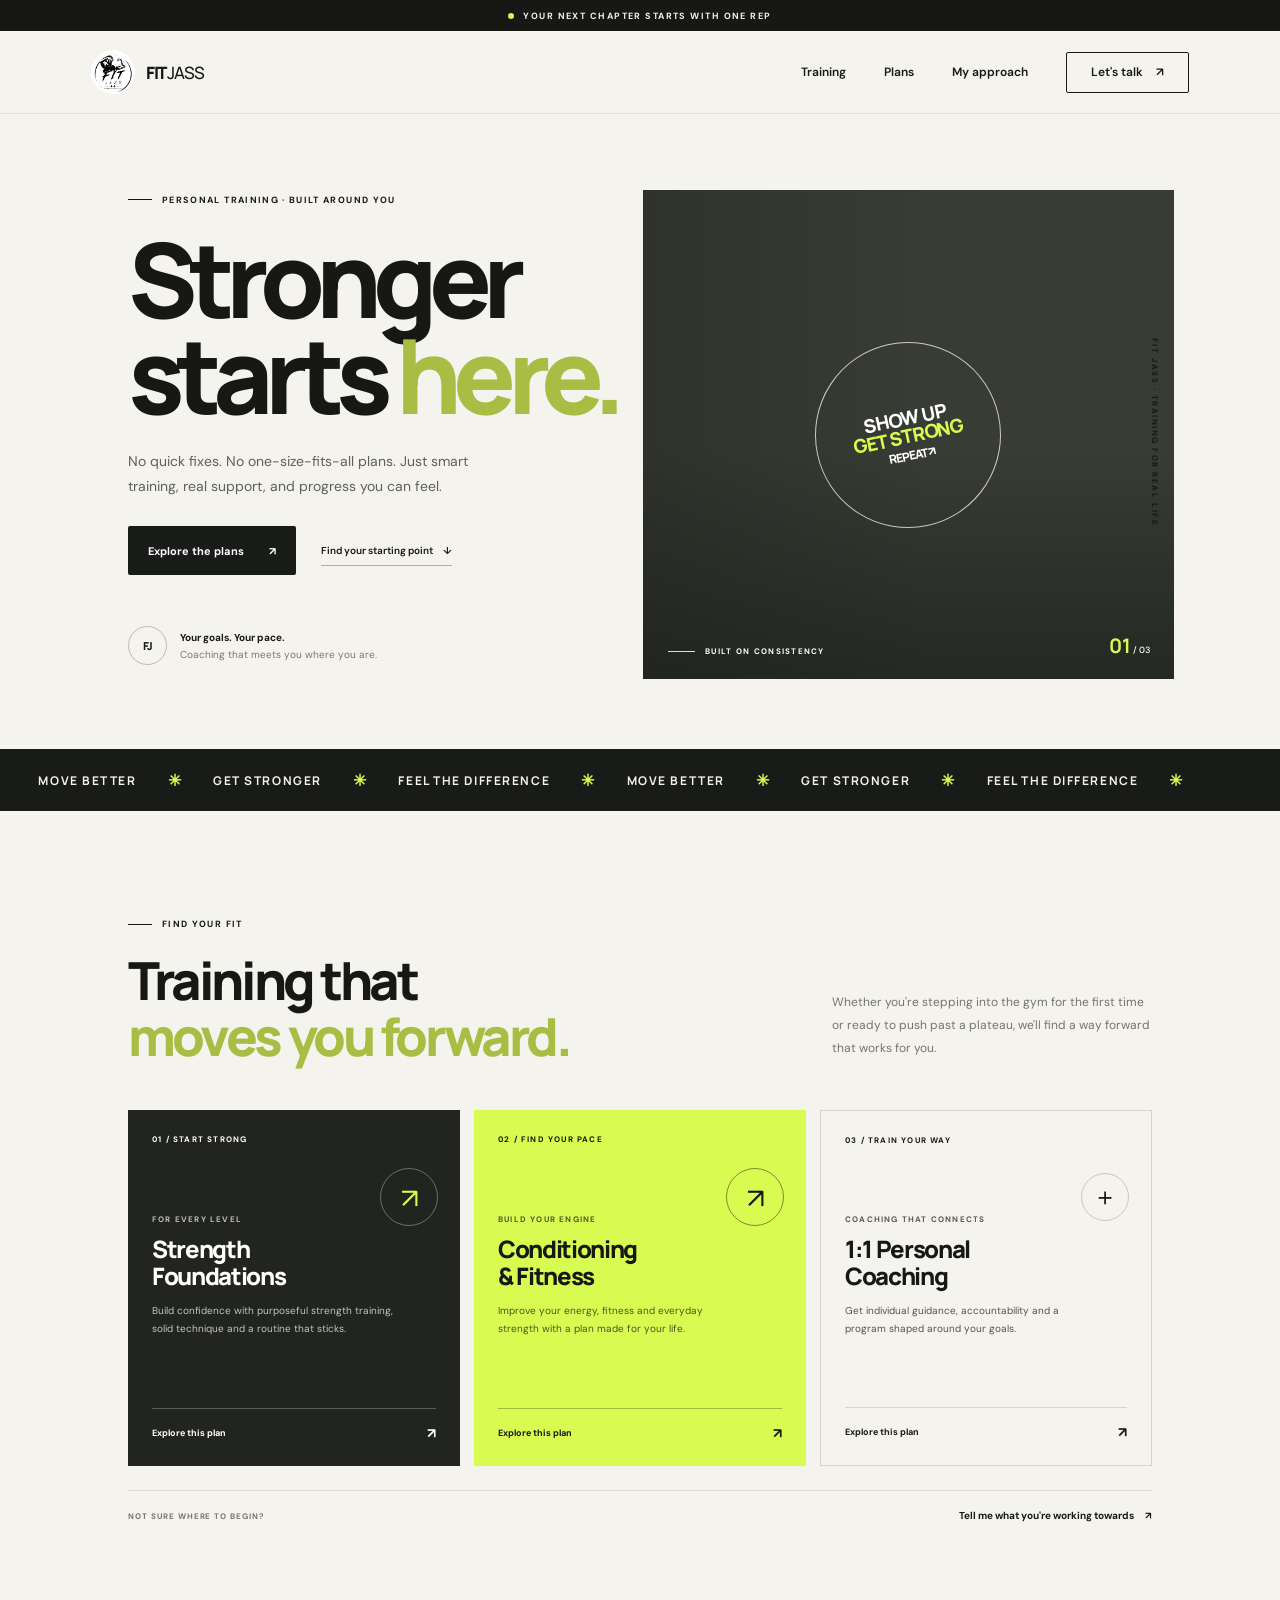
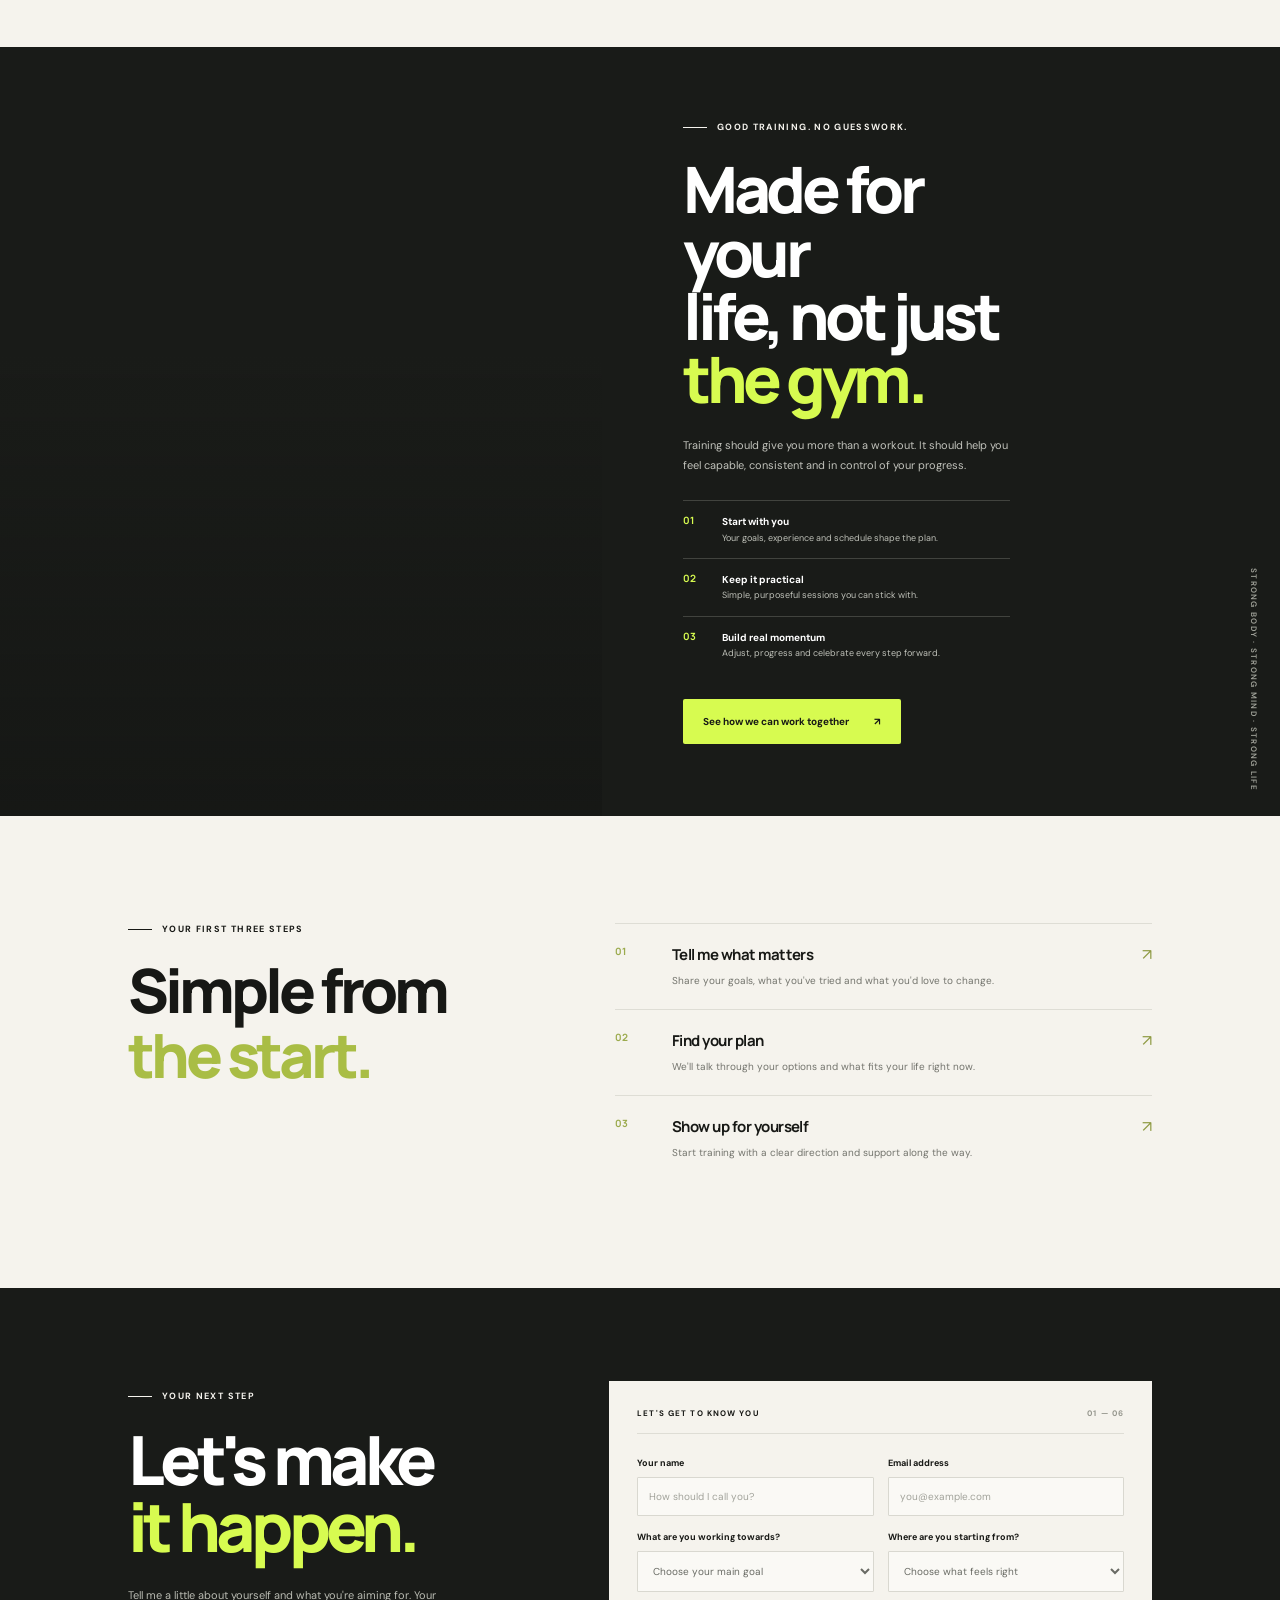
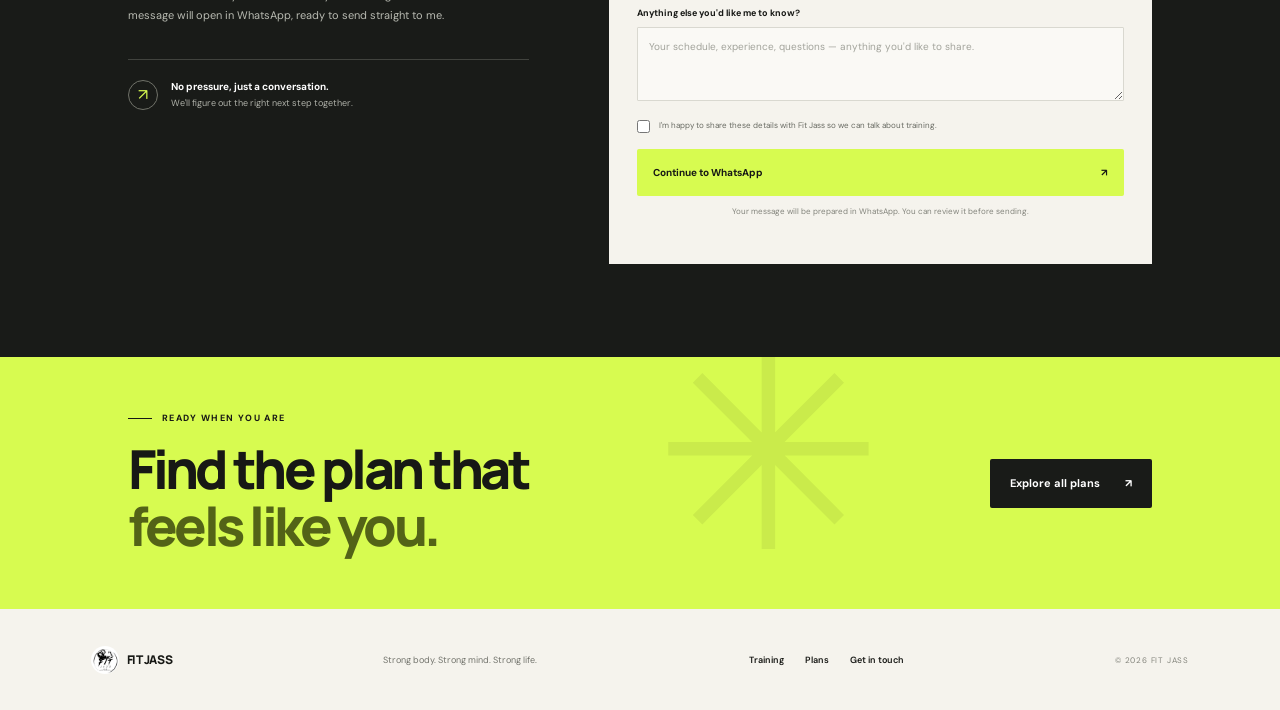
<file: index.html>
<!doctype html>
<html lang="en">
  <head>
    <meta charset="utf-8">
    <meta name="viewport" content="width=device-width, initial-scale=1">
    <meta name="theme-color" content="#f5f3ed">
    <meta name="description" content="Train with Fit Jass. Personal coaching, practical training programs and a plan built around your goals.">
    <title>Fit Jass — Strong body. Strong mind. Strong life.</title>
    <link rel="preconnect" href="https://fonts.googleapis.com">
    <link rel="preconnect" href="https://fonts.gstatic.com" crossorigin>
    <link href="https://fonts.googleapis.com/css2?family=DM+Sans:wght@400;500;600;700&family=Manrope:wght@400;500;600;700;800&display=swap" rel="stylesheet">
    <link rel="stylesheet" href="styles.css">
    <script src="script.js" defer></script>
  </head>
  <body>
    <div class="announcement"><span class="announcement-dot"></span> YOUR NEXT CHAPTER STARTS WITH ONE REP</div>
    <header class="site-header">
      <a class="brand" href="index.html" aria-label="Fit Jass home">
        <img src="WhatsApp%20Image%202026-10-27%20at%202.34.59%20PM.jpeg" alt="Fit Jass — strong body, strong mind, strong life">
        <span>FIT <span class="brand-light">JASS</span></span>
      </a>
      <button class="menu-toggle" type="button" aria-label="Open navigation" aria-expanded="false" aria-controls="primary-nav">
        <span aria-hidden="true"></span><span aria-hidden="true"></span><span aria-hidden="true"></span>
      </button>
      <nav class="primary-nav" id="primary-nav" aria-label="Main navigation">
        <a href="#programs">Training</a>
        <a href="plans.html">Plans</a>
        <a href="#approach">My approach</a>
        <a class="nav-cta" href="#contact">Let's talk <span aria-hidden="true">↗</span></a>
      </nav>
    </header>

    <main>
      <section class="hero">
        <div class="hero-copy">
          <p class="eyebrow"><span class="eyebrow-line"></span> PERSONAL TRAINING · BUILT AROUND YOU</p>
          <h1>Stronger<br>starts <span>here.</span></h1>
          <p class="hero-intro">No quick fixes. No one-size-fits-all plans. Just smart training, real support, and progress you can feel.</p>
          <div class="hero-actions">
            <a class="button button-dark" href="plans.html">Explore the plans <span aria-hidden="true">↗</span></a>
            <a class="text-link" href="#programs">Find your starting point <span aria-hidden="true">↓</span></a>
          </div>
          <div class="hero-proof">
            <span class="proof-mark" aria-hidden="true">FJ</span>
            <p><strong>Your goals. Your pace.</strong><br>Coaching that meets you where you are.</p>
          </div>
        </div>
        <div class="hero-art" role="img" aria-label="Athlete training in a gym">
          <div class="hero-image"></div>
          <div class="hero-image-shade"></div>
          <div class="hero-stamp"><span>SHOW UP</span><span>GET STRONG</span><span>REPEAT ↗</span></div>
          <div class="hero-art-caption"><span class="caption-line"></span><span>BUILT ON CONSISTENCY</span></div>
          <div class="hero-number">01<span> / 03</span></div>
        </div>
        <div class="hero-side-note">FIT JASS · TRAINING FOR REAL LIFE</div>
      </section>

      <section class="ticker" aria-label="Fit Jass training values">
        <div class="ticker-track">
          <span>MOVE BETTER</span><i>✳</i><span>GET STRONGER</span><i>✳</i><span>FEEL THE DIFFERENCE</span><i>✳</i><span>MOVE BETTER</span><i>✳</i><span>GET STRONGER</span><i>✳</i><span>FEEL THE DIFFERENCE</span><i>✳</i>
        </div>
      </section>

      <section class="section programs" id="programs">
        <div class="section-heading">
          <div>
            <p class="eyebrow"><span class="eyebrow-line"></span> FIND YOUR FIT</p>
            <h2>Training that<br><span>moves you forward.</span></h2>
          </div>
          <p class="section-intro">Whether you're stepping into the gym for the first time or ready to push past a plateau, we'll find a way forward that works for you.</p>
        </div>
        <div class="program-grid">
          <article class="program-card program-card-dark">
            <span class="card-index">01 / START STRONG</span>
            <div class="program-icon icon-circle" aria-hidden="true">↗</div>
            <div>
              <p class="card-label">FOR EVERY LEVEL</p>
              <h3>Strength<br>Foundations</h3>
              <p>Build confidence with purposeful strength training, solid technique and a routine that sticks.</p>
            </div>
            <a class="card-link" href="plans.html?plan=Strength%20Foundations">Explore this plan <span aria-hidden="true">↗</span></a>
          </article>
          <article class="program-card program-card-lime">
            <span class="card-index">02 / FIND YOUR PACE</span>
            <div class="program-icon icon-arrows" aria-hidden="true">↗</div>
            <div>
              <p class="card-label">BUILD YOUR ENGINE</p>
              <h3>Conditioning<br>&amp; Fitness</h3>
              <p>Improve your energy, fitness and everyday strength with a plan made for your life.</p>
            </div>
            <a class="card-link" href="plans.html?plan=Conditioning%20%26%20Fitness">Explore this plan <span aria-hidden="true">↗</span></a>
          </article>
          <article class="program-card program-card-outline">
            <span class="card-index">03 / TRAIN YOUR WAY</span>
            <div class="program-icon icon-plus" aria-hidden="true">+</div>
            <div>
              <p class="card-label">COACHING THAT CONNECTS</p>
              <h3>1:1 Personal<br>Coaching</h3>
              <p>Get individual guidance, accountability and a program shaped around your goals.</p>
            </div>
            <a class="card-link" href="plans.html?plan=1%3A1%20Personal%20Coaching">Explore this plan <span aria-hidden="true">↗</span></a>
          </article>
        </div>
        <div class="program-bottom"><span>NOT SURE WHERE TO BEGIN?</span><a href="#contact">Tell me what you're working towards <span aria-hidden="true">↗</span></a></div>
      </section>

      <section class="approach" id="approach">
        <div class="approach-photo" role="img" aria-label="Strength training session"></div>
        <div class="approach-content">
          <p class="eyebrow eyebrow-light"><span class="eyebrow-line"></span> GOOD TRAINING. NO GUESSWORK.</p>
          <h2>Made for your<br>life, not just<br><span>the gym.</span></h2>
          <p>Training should give you more than a workout. It should help you feel capable, consistent and in control of your progress.</p>
          <div class="approach-points">
            <div><span>01</span><p><strong>Start with you</strong><br>Your goals, experience and schedule shape the plan.</p></div>
            <div><span>02</span><p><strong>Keep it practical</strong><br>Simple, purposeful sessions you can stick with.</p></div>
            <div><span>03</span><p><strong>Build real momentum</strong><br>Adjust, progress and celebrate every step forward.</p></div>
          </div>
          <a class="button button-lime" href="plans.html">See how we can work together <span aria-hidden="true">↗</span></a>
        </div>
        <span class="approach-side-note">STRONG BODY · STRONG MIND · STRONG LIFE</span>
      </section>

      <section class="steps section">
        <div class="steps-heading">
          <p class="eyebrow"><span class="eyebrow-line"></span> YOUR FIRST THREE STEPS</p>
          <h2>Simple from<br><span>the start.</span></h2>
        </div>
        <div class="steps-list">
          <article><span class="step-number">01</span><div><h3>Tell me what matters</h3><p>Share your goals, what you've tried and what you'd love to change.</p></div><span class="step-arrow" aria-hidden="true">↗</span></article>
          <article><span class="step-number">02</span><div><h3>Find your plan</h3><p>We'll talk through your options and what fits your life right now.</p></div><span class="step-arrow" aria-hidden="true">↗</span></article>
          <article><span class="step-number">03</span><div><h3>Show up for yourself</h3><p>Start training with a clear direction and support along the way.</p></div><span class="step-arrow" aria-hidden="true">↗</span></article>
        </div>
      </section>

      <section class="contact-section" id="contact">
        <div class="contact-copy">
          <p class="eyebrow eyebrow-light"><span class="eyebrow-line"></span> YOUR NEXT STEP</p>
          <h2>Let's make<br><span>it happen.</span></h2>
          <p>Tell me a little about yourself and what you're aiming for. Your message will open in WhatsApp, ready to send straight to me.</p>
          <div class="contact-note"><span class="contact-note-icon" aria-hidden="true">↗</span><p><strong>No pressure, just a conversation.</strong><br>We'll figure out the right next step together.</p></div>
        </div>
        <form class="intake-form" data-whatsapp-form>
          <div class="form-heading"><span>LET'S GET TO KNOW YOU</span><span>01 — 06</span></div>
          <div class="form-row">
            <label>Your name<input name="name" autocomplete="name" placeholder="How should I call you?" required></label>
            <label>Email address<input name="email" type="email" autocomplete="email" placeholder="you@example.com" required></label>
          </div>
          <div class="form-row">
            <label>What are you working towards?
              <select name="goal" required>
                <option value="" disabled selected>Choose your main goal</option>
                <option>Get stronger</option>
                <option>Improve my fitness</option>
                <option>Build a consistent routine</option>
                <option>Feel better day to day</option>
                <option>Something else</option>
              </select>
            </label>
            <label>Where are you starting from?
              <select name="experience" required>
                <option value="" disabled selected>Choose what feels right</option>
                <option>New to training</option>
                <option>Getting back into it</option>
                <option>Training regularly</option>
              </select>
            </label>
          </div>
          <label>Anything else you'd like me to know?<textarea name="message" rows="3" placeholder="Your schedule, experience, questions — anything you'd like to share."></textarea></label>
          <label class="consent"><input type="checkbox" name="consent" required><span>I'm happy to share these details with Fit Jass so we can talk about training.</span></label>
          <button class="button button-lime form-submit" type="submit">Continue to WhatsApp <span aria-hidden="true">↗</span></button>
          <p class="form-footnote">Your message will be prepared in WhatsApp. You can review it before sending.</p>
          <p class="form-feedback" aria-live="polite"></p>
        </form>
      </section>

      <section class="plans-banner">
        <div><p class="eyebrow"><span class="eyebrow-line"></span> READY WHEN YOU ARE</p><h2>Find the plan that<br><span>feels like you.</span></h2></div>
        <a class="button button-dark" href="plans.html">Explore all plans <span aria-hidden="true">↗</span></a>
        <span class="banner-star" aria-hidden="true">✳</span>
      </section>
    </main>

    <footer class="site-footer">
      <a class="footer-brand" href="index.html"><img src="WhatsApp%20Image%202026-10-27%20at%202.34.59%20PM.jpeg" alt=""><span>FIT JASS</span></a>
      <p>Strong body. Strong mind. Strong life.</p>
      <nav aria-label="Footer navigation"><a href="#programs">Training</a><a href="plans.html">Plans</a><a href="#contact">Get in touch</a></nav>
      <span class="copyright">© <span data-year></span> FIT JASS</span>
    </footer>
  </body>
</html>
</file>
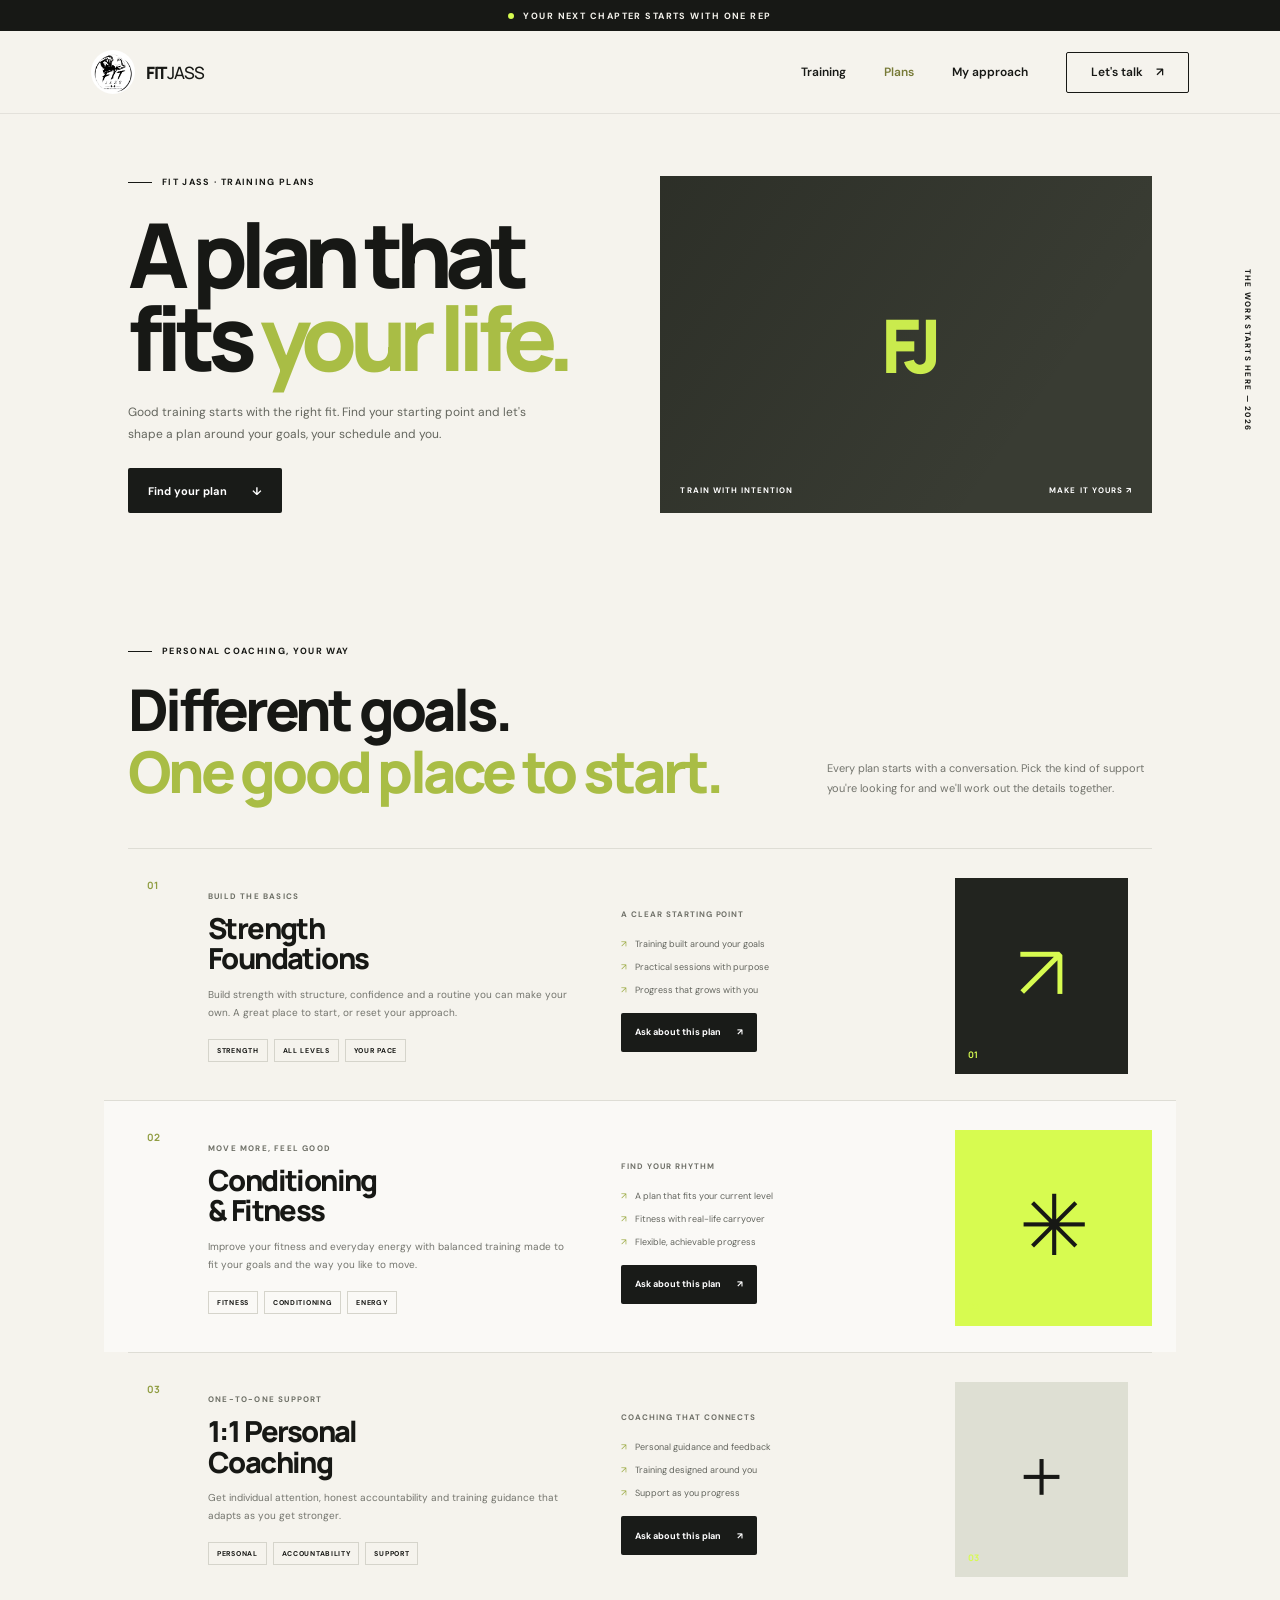
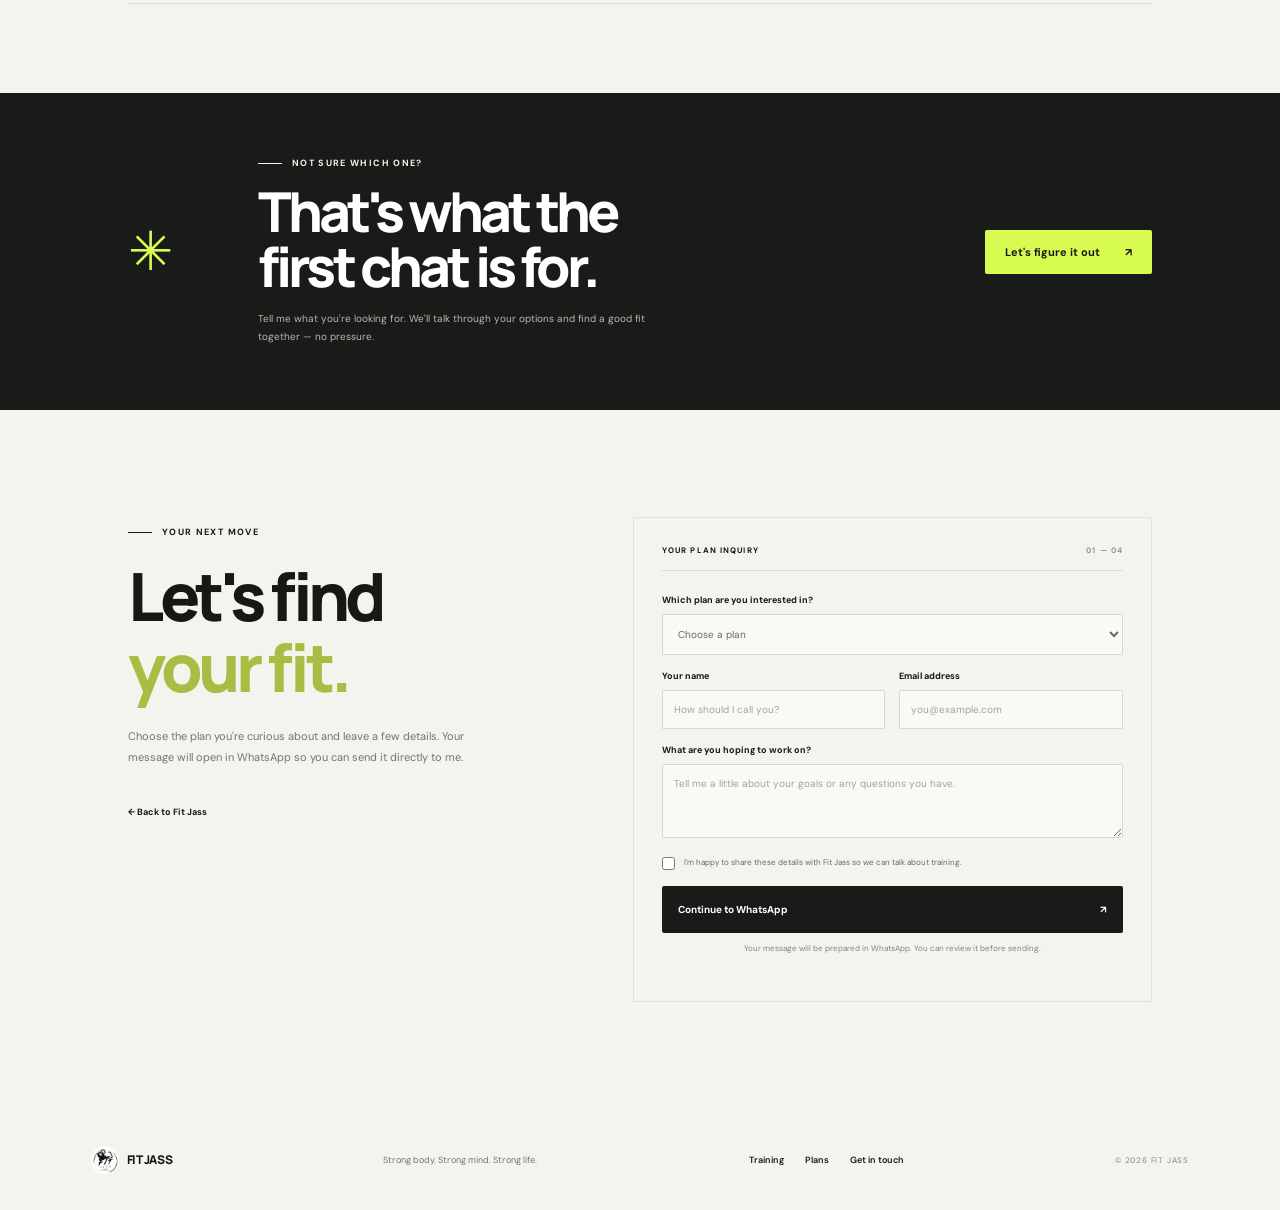
<file: plans.html>
<!doctype html>
<html lang="en">
  <head>
    <meta charset="utf-8">
    <meta name="viewport" content="width=device-width, initial-scale=1">
    <meta name="theme-color" content="#f5f3ed">
    <meta name="description" content="Explore Fit Jass personal training and coaching plans. Find the right way to build strength and fitness around your life.">
    <title>Training Plans — Fit Jass</title>
    <link rel="preconnect" href="https://fonts.googleapis.com">
    <link rel="preconnect" href="https://fonts.gstatic.com" crossorigin>
    <link href="https://fonts.googleapis.com/css2?family=DM+Sans:wght@400;500;600;700&family=Manrope:wght@400;500;600;700;800&display=swap" rel="stylesheet">
    <link rel="stylesheet" href="styles.css">
    <script src="script.js" defer></script>
  </head>
  <body class="plans-page">
    <div class="announcement"><span class="announcement-dot"></span> YOUR NEXT CHAPTER STARTS WITH ONE REP</div>
    <header class="site-header">
      <a class="brand" href="index.html" aria-label="Fit Jass home">
        <img src="WhatsApp%20Image%202026-10-27%20at%202.34.59%20PM.jpeg" alt="Fit Jass — strong body, strong mind, strong life">
        <span>FIT <span class="brand-light">JASS</span></span>
      </a>
      <button class="menu-toggle" type="button" aria-label="Open navigation" aria-expanded="false" aria-controls="primary-nav">
        <span aria-hidden="true"></span><span aria-hidden="true"></span><span aria-hidden="true"></span>
      </button>
      <nav class="primary-nav" id="primary-nav" aria-label="Main navigation">
        <a href="index.html#programs">Training</a>
        <a class="current-page" href="plans.html" aria-current="page">Plans</a>
        <a href="index.html#approach">My approach</a>
        <a class="nav-cta" href="#plan-contact">Let's talk <span aria-hidden="true">↗</span></a>
      </nav>
    </header>

    <main>
      <section class="plans-hero">
        <div class="plans-hero-copy">
          <p class="eyebrow"><span class="eyebrow-line"></span> FIT JASS · TRAINING PLANS</p>
          <h1>A plan that<br>fits <span>your life.</span></h1>
          <p>Good training starts with the right fit. Find your starting point and let's shape a plan around your goals, your schedule and you.</p>
          <a class="button button-dark" href="#all-plans">Find your plan <span aria-hidden="true">↓</span></a>
        </div>
        <div class="plans-hero-art">
          <div class="plans-hero-photo"></div>
          <div class="plans-hero-label"><span>TRAIN WITH INTENTION</span><span>MAKE IT YOURS ↗</span></div>
          <div class="plans-hero-monogram">FJ</div>
        </div>
        <div class="plans-hero-index">THE WORK STARTS HERE — 2026</div>
      </section>

      <section class="plans-intro section">
        <p class="eyebrow"><span class="eyebrow-line"></span> PERSONAL COACHING, YOUR WAY</p>
        <div class="plans-intro-row"><h2>Different goals.<br><span>One good place to start.</span></h2><p>Every plan starts with a conversation. Pick the kind of support you're looking for and we'll work out the details together.</p></div>
      </section>

      <section class="plans-list section" id="all-plans">
        <article class="plan-card" id="strength-foundations">
          <div class="plan-number">01</div>
          <div class="plan-main">
            <p class="card-label">BUILD THE BASICS</p>
            <h3>Strength<br>Foundations</h3>
            <p class="plan-description">Build strength with structure, confidence and a routine you can make your own. A great place to start, or reset your approach.</p>
            <div class="plan-tags"><span>STRENGTH</span><span>ALL LEVELS</span><span>YOUR PACE</span></div>
          </div>
          <div class="plan-details"><span class="plan-kind">A CLEAR STARTING POINT</span><ul><li>Training built around your goals</li><li>Practical sessions with purpose</li><li>Progress that grows with you</li></ul><a class="button button-dark plan-cta" href="#plan-contact" data-plan="Strength Foundations">Ask about this plan <span aria-hidden="true">↗</span></a></div>
          <div class="plan-visual strength-visual"><span>01</span><i>↗</i></div>
        </article>
        <article class="plan-card plan-card-featured" id="conditioning-fitness">
          <div class="plan-number">02</div>
          <div class="plan-main">
            <p class="card-label">MOVE MORE, FEEL GOOD</p>
            <h3>Conditioning<br>&amp; Fitness</h3>
            <p class="plan-description">Improve your fitness and everyday energy with balanced training made to fit your goals and the way you like to move.</p>
            <div class="plan-tags"><span>FITNESS</span><span>CONDITIONING</span><span>ENERGY</span></div>
          </div>
          <div class="plan-details"><span class="plan-kind">FIND YOUR RHYTHM</span><ul><li>A plan that fits your current level</li><li>Fitness with real-life carryover</li><li>Flexible, achievable progress</li></ul><a class="button button-dark plan-cta" href="#plan-contact" data-plan="Conditioning & Fitness">Ask about this plan <span aria-hidden="true">↗</span></a></div>
          <div class="plan-visual conditioning-visual"><span>02</span><i>✳</i></div>
        </article>
        <article class="plan-card" id="personal-coaching">
          <div class="plan-number">03</div>
          <div class="plan-main">
            <p class="card-label">ONE-TO-ONE SUPPORT</p>
            <h3>1:1 Personal<br>Coaching</h3>
            <p class="plan-description">Get individual attention, honest accountability and training guidance that adapts as you get stronger.</p>
            <div class="plan-tags"><span>PERSONAL</span><span>ACCOUNTABILITY</span><span>SUPPORT</span></div>
          </div>
          <div class="plan-details"><span class="plan-kind">COACHING THAT CONNECTS</span><ul><li>Personal guidance and feedback</li><li>Training designed around you</li><li>Support as you progress</li></ul><a class="button button-dark plan-cta" href="#plan-contact" data-plan="1:1 Personal Coaching">Ask about this plan <span aria-hidden="true">↗</span></a></div>
          <div class="plan-visual coaching-visual"><span>03</span><i>+</i></div>
        </article>
      </section>

      <section class="plan-note">
        <div class="plan-note-icon" aria-hidden="true">✳</div>
        <div><p class="eyebrow eyebrow-light"><span class="eyebrow-line"></span> NOT SURE WHICH ONE?</p><h2>That's what the<br>first chat is for.</h2><p>Tell me what you're looking for. We'll talk through your options and find a good fit together — no pressure.</p></div>
        <a class="button button-lime" href="#plan-contact">Let's figure it out <span aria-hidden="true">↗</span></a>
      </section>

      <section class="plan-contact section" id="plan-contact">
        <div class="plan-contact-heading">
          <p class="eyebrow"><span class="eyebrow-line"></span> YOUR NEXT MOVE</p>
          <h2>Let's find<br><span>your fit.</span></h2>
          <p>Choose the plan you're curious about and leave a few details. Your message will open in WhatsApp so you can send it directly to me.</p>
          <a class="plan-back-link" href="index.html">← Back to Fit Jass</a>
        </div>
        <form class="intake-form plan-intake-form" data-whatsapp-form>
          <div class="form-heading"><span>YOUR PLAN INQUIRY</span><span>01 — 04</span></div>
          <label>Which plan are you interested in?
            <select name="plan" required>
              <option value="" disabled selected>Choose a plan</option>
              <option>Strength Foundations</option>
              <option>Conditioning &amp; Fitness</option>
              <option>1:1 Personal Coaching</option>
              <option>I'm not sure yet</option>
            </select>
          </label>
          <div class="form-row">
            <label>Your name<input name="name" autocomplete="name" placeholder="How should I call you?" required></label>
            <label>Email address<input name="email" type="email" autocomplete="email" placeholder="you@example.com" required></label>
          </div>
          <label>What are you hoping to work on?<textarea name="message" rows="3" placeholder="Tell me a little about your goals or any questions you have."></textarea></label>
          <label class="consent"><input type="checkbox" name="consent" required><span>I'm happy to share these details with Fit Jass so we can talk about training.</span></label>
          <button class="button button-dark form-submit" type="submit">Continue to WhatsApp <span aria-hidden="true">↗</span></button>
          <p class="form-footnote">Your message will be prepared in WhatsApp. You can review it before sending.</p>
          <p class="form-feedback" aria-live="polite"></p>
        </form>
      </section>
    </main>

    <footer class="site-footer">
      <a class="footer-brand" href="index.html"><img src="WhatsApp%20Image%202026-10-27%20at%202.34.59%20PM.jpeg" alt=""><span>FIT JASS</span></a>
      <p>Strong body. Strong mind. Strong life.</p>
      <nav aria-label="Footer navigation"><a href="index.html#programs">Training</a><a href="plans.html">Plans</a><a href="#plan-contact">Get in touch</a></nav>
      <span class="copyright">© <span data-year></span> FIT JASS</span>
    </footer>
  </body>
</html>
</file>
<file: styles.css>
:root {
  color-scheme: light;
  --paper: #f5f3ed;
  --ink: #171815;
  --muted: #73746d;
  --line: #deddd5;
  --lime: #d7fb50;
  --dark: #191b18;
  --font-display: "Manrope", "DM Sans", sans-serif;
  --font-body: "DM Sans", sans-serif;
}

* { box-sizing: border-box; }
html { scroll-behavior: smooth; scroll-padding-top: 88px; }
body { margin: 0; background: var(--paper); color: var(--ink); font-family: var(--font-body); -webkit-font-smoothing: antialiased; }
body, button, input, select, textarea { font-family: var(--font-body); }
a { color: inherit; text-decoration: none; }
button, input, select, textarea { font: inherit; }
button, a { -webkit-tap-highlight-color: transparent; }
::selection { color: var(--ink); background: var(--lime); }

.announcement { height: 31px; display: flex; justify-content: center; align-items: center; gap: 9px; color: var(--paper); background: var(--ink); font-size: 9px; font-weight: 700; letter-spacing: .16em; }
.announcement-dot { width: 6px; height: 6px; border-radius: 50%; background: var(--lime); }
.site-header { position: relative; z-index: 5; height: 83px; display: flex; align-items: center; justify-content: space-between; padding: 0 7.1%; border-bottom: 1px solid rgba(23,24,21,.08); }
.brand { display: flex; align-items: center; gap: 11px; font: 800 17px var(--font-display); letter-spacing: -.07em; }
.brand img { width: 44px; height: 44px; object-fit: cover; border-radius: 50%; }
.brand-light { font-weight: 500; }
.primary-nav { display: flex; align-items: center; gap: 38px; font-size: 12px; font-weight: 600; }
.primary-nav > a:not(.nav-cta) { transition: color .2s ease; }
.primary-nav > a:not(.nav-cta):hover, .primary-nav > a.current-page { color: #777a37; }
.nav-cta { min-width: 123px; height: 41px; display: inline-flex; justify-content: center; align-items: center; gap: 13px; border: 1px solid var(--ink); border-radius: 2px; transition: background .2s ease, color .2s ease; }
.nav-cta:hover { color: var(--paper); background: var(--ink); }
.menu-toggle { display: none; }

.hero { position: relative; display: grid; grid-template-columns: 1fr 1.03fr; min-height: 635px; padding: 76px 8.3% 70px 10%; overflow: hidden; }
.hero-copy { position: relative; z-index: 1; align-self: center; padding-bottom: 10px; }
.eyebrow { display: flex; align-items: center; gap: 10px; margin: 0 0 24px; font-size: 9px; font-weight: 700; letter-spacing: .15em; }
.eyebrow-line { display: inline-block; width: 24px; height: 1px; background: currentColor; }
.hero h1, .plans-hero h1 { margin: 0; font: 800 clamp(68px, 8.1vw, 112px)/.93 var(--font-display); letter-spacing: -.085em; }
.hero h1 span, .plans-hero h1 span, .section-heading h2 span, .steps-heading h2 span, .plans-intro h2 span, .plan-contact-heading h2 span { color: #a9bd45; }
.hero-intro { max-width: 380px; margin: 26px 0 27px; color: #5e6059; font-size: 14px; line-height: 1.8; }
.hero-actions { display: flex; align-items: center; gap: 25px; }
.button { min-height: 49px; display: inline-flex; justify-content: center; align-items: center; gap: 25px; padding: 0 19px; border: 1px solid transparent; border-radius: 2px; font-size: 11px; font-weight: 700; cursor: pointer; transition: transform .2s ease, background .2s ease, color .2s ease; }
.button:hover { transform: translateY(-2px); }
.button-dark { color: white; background: var(--dark); }
.button-dark:hover { color: var(--ink); background: var(--lime); }
.button-lime { color: var(--ink); background: var(--lime); }
.button-lime:hover { background: white; }
.text-link { padding: 8px 0; border-bottom: 1px solid #aeb0a6; font-size: 10px; font-weight: 600; }
.text-link span { margin-left: 8px; }
.hero-proof { display: flex; align-items: center; gap: 13px; margin-top: 51px; }
.proof-mark { width: 39px; height: 39px; display: grid; place-items: center; border: 1px solid #bbbdaf; border-radius: 50%; font: 800 11px var(--font-display); letter-spacing: -.08em; }
.hero-proof p { margin: 0; color: #777870; font-size: 10px; line-height: 1.7; }
.hero-proof strong { color: var(--ink); font-weight: 700; }
.hero-art { position: relative; min-height: 481px; overflow: hidden; background: #383c34; }
.hero-image, .approach-photo, .plans-hero-photo { position: absolute; inset: 0; background-position: center; background-size: cover; }
.hero-image { background-image: url("https://images.unsplash.com/photo-1534438327276-14e5300c3a48?auto=format&fit=crop&w=1400&q=85"); filter: saturate(.72); transform: scale(1.02); }
.hero-image-shade { position: absolute; inset: 0; background: linear-gradient(90deg, rgba(20,23,19,.25), transparent 54%), linear-gradient(0deg, rgba(16,18,16,.47), transparent 47%); }
.hero-stamp { position: absolute; top: 50%; left: 50%; width: 186px; height: 186px; display: flex; flex-direction: column; justify-content: center; align-items: center; transform: translate(-50%, -50%) rotate(-12deg); border: 1px solid rgba(245,243,237,.78); border-radius: 50%; color: white; font: 800 19px/.98 var(--font-display); letter-spacing: -.045em; }
.hero-stamp span:nth-child(2) { color: var(--lime); }
.hero-stamp span:last-child { margin-top: 4px; font-size: 12px; }
.hero-art-caption { position: absolute; bottom: 23px; left: 25px; display: flex; align-items: center; gap: 10px; color: white; font-size: 8px; font-weight: 700; letter-spacing: .16em; }
.caption-line { width: 27px; height: 1px; background: var(--lime); }
.hero-number { position: absolute; right: 24px; bottom: 20px; color: var(--lime); font: 700 20px var(--font-display); }
.hero-number span { color: white; font: 500 9px var(--font-body); }
.hero-side-note { position: absolute; top: 50%; right: 2.4%; transform: translateY(-50%) rotate(90deg); transform-origin: center; font-size: 8px; font-weight: 700; letter-spacing: .19em; }

.ticker { height: 62px; display: flex; align-items: center; overflow: hidden; color: var(--paper); background: var(--dark); }
.ticker-track { min-width: max-content; display: flex; align-items: center; gap: 31px; padding-left: 3%; font: 700 12px var(--font-display); letter-spacing: .13em; }
.ticker-track i { color: var(--lime); font-style: normal; font-size: 16px; }
.section { padding: 107px 10%; }
.section-heading { display: flex; justify-content: space-between; align-items: end; gap: 40px; margin-bottom: 46px; }
.section-heading h2, .steps-heading h2, .plans-intro h2, .plan-contact-heading h2 { margin: 0; font: 800 clamp(36px, 4.1vw, 55px)/1.07 var(--font-display); letter-spacing: -.065em; }
.section-heading .eyebrow, .steps-heading .eyebrow, .plans-intro .eyebrow, .plan-contact-heading .eyebrow { margin-bottom: 22px; }
.section-intro { max-width: 320px; margin: 0 0 5px; color: var(--muted); font-size: 12px; line-height: 1.9; }
.program-grid { display: grid; grid-template-columns: repeat(3, 1fr); gap: 14px; }
.program-card { position: relative; min-height: 356px; display: flex; flex-direction: column; justify-content: space-between; padding: 24px; overflow: hidden; }
.program-card-dark { color: white; background: #22241f; }
.program-card-lime { background: var(--lime); }
.program-card-outline { border: 1px solid #d5d4cb; }
.card-index, .card-label { font-size: 8px; font-weight: 700; letter-spacing: .15em; }
.card-index { position: relative; z-index: 1; }
.program-icon { position: absolute; top: 58px; right: 22px; width: 58px; height: 58px; display: grid; place-items: center; font: 400 28px var(--font-display); }
.icon-circle { border: 1px solid #6b7065; border-radius: 50%; color: var(--lime); }
.icon-arrows { border: 1px solid rgba(23,24,21,.48); border-radius: 50%; }
.icon-plus { top: 62px; width: 48px; height: 48px; border: 1px solid #c8c8bd; border-radius: 50%; }
.program-card .card-label { margin: 0 0 12px; opacity: .7; }
.program-card h3 { margin: 0 0 12px; font: 800 24px/1.12 var(--font-display); letter-spacing: -.055em; }
.program-card > div:nth-last-of-type(1) > p:last-child { max-width: 245px; margin: 0; font-size: 10px; line-height: 1.8; opacity: .73; }
.card-link { display: flex; justify-content: space-between; align-items: center; padding-top: 15px; border-top: 1px solid rgba(255,255,255,.25); font-size: 9px; font-weight: 700; }
.program-card-lime .card-link { border-color: rgba(23,24,21,.28); }
.program-card-outline .card-link { border-color: #d5d4cb; }
.card-link span { font-size: 14px; transition: transform .2s ease; }
.card-link:hover span { transform: translate(3px, -3px); }
.program-bottom { display: flex; justify-content: space-between; align-items: center; margin-top: 24px; padding: 18px 0; border-top: 1px solid var(--line); font-size: 8px; font-weight: 700; letter-spacing: .12em; }
.program-bottom > span { color: var(--muted); }
.program-bottom a { letter-spacing: normal; font-size: 10px; }
.program-bottom a span { margin-left: 9px; }

.approach { position: relative; min-height: 614px; display: grid; grid-template-columns: .94fr 1.06fr; color: white; background: var(--dark); }
.approach-photo { position: relative; min-height: 614px; background-image: url("https://images.unsplash.com/photo-1583454110551-21f2fa2afe61?auto=format&fit=crop&w=1200&q=85"); background-position: 52% center; filter: saturate(.62); }
.approach-photo::after { position: absolute; inset: 0; background: linear-gradient(0deg, rgba(17,19,17,.42), transparent 60%); content: ""; }
.approach-content { align-self: center; max-width: 490px; padding: 74px 12% 72px 12%; }
.eyebrow-light { color: #f5f3ed; }
.approach-content h2, .contact-copy h2, .plan-note h2 { margin: 0; font: 800 clamp(43px, 5vw, 65px)/.99 var(--font-display); letter-spacing: -.07em; }
.approach-content h2 span, .contact-copy h2 span, .plan-note h2 span { color: var(--lime); }
.approach-content > p:not(.eyebrow) { margin: 24px 0 25px; color: #c1c2bb; font-size: 11px; line-height: 1.85; }
.approach-points { margin-bottom: 26px; }
.approach-points > div { display: grid; grid-template-columns: 29px 1fr; gap: 10px; padding: 12px 0; border-top: 1px solid #41433e; }
.approach-points > div > span { color: var(--lime); font: 700 10px var(--font-display); }
.approach-points p { margin: 0; color: #bec0b8; font-size: 9px; line-height: 1.7; }
.approach-points strong { color: white; font-size: 10px; }
.approach-content .button { min-height: 45px; font-size: 10px; }
.approach-side-note { position: absolute; right: 21px; bottom: 25px; color: #a2a49b; font-size: 8px; font-weight: 600; letter-spacing: .16em; writing-mode: vertical-rl; }

.steps { display: grid; grid-template-columns: .85fr 1.15fr; gap: 90px; }
.steps-heading h2 { font-size: clamp(42px, 5vw, 61px); }
.steps-list article { display: grid; grid-template-columns: 42px 1fr 22px; align-items: start; gap: 15px; padding: 20px 0; border-top: 1px solid var(--line); }
.step-number { color: #9baa4d; font: 700 10px var(--font-display); }
.steps-list h3 { margin: 0 0 7px; font: 700 15px var(--font-display); letter-spacing: -.035em; }
.steps-list p { max-width: 330px; margin: 0; color: var(--muted); font-size: 10px; line-height: 1.7; }
.step-arrow { justify-self: end; color: #8e9a43; }

.contact-section { display: grid; grid-template-columns: .85fr 1.15fr; gap: 80px; padding: 93px 10%; color: white; background: var(--dark); }
.contact-copy { padding-top: 9px; }
.contact-copy h2 { font-size: clamp(48px, 5.3vw, 70px); }
.contact-copy > p:not(.eyebrow) { max-width: 330px; margin: 24px 0; color: #b8bab1; font-size: 11px; line-height: 1.9; }
.contact-note { display: flex; align-items: center; gap: 13px; margin-top: 33px; padding-top: 18px; border-top: 1px solid #41433e; }
.contact-note-icon { width: 30px; height: 30px; display: grid; place-items: center; border: 1px solid #707269; border-radius: 50%; color: var(--lime); }
.contact-note p { margin: 0; color: #aeb0a8; font-size: 9px; line-height: 1.7; }
.contact-note strong { color: white; font-size: 10px; }
.intake-form { padding: 27px 28px 24px; color: var(--ink); background: var(--paper); }
.form-heading { display: flex; justify-content: space-between; margin-bottom: 23px; padding-bottom: 15px; border-bottom: 1px solid var(--line); font-size: 8px; font-weight: 700; letter-spacing: .14em; }
.form-heading span:last-child { color: #96978e; }
.intake-form label:not(.consent) { display: block; margin-bottom: 15px; font-size: 9px; font-weight: 700; }
.form-row { display: grid; grid-template-columns: 1fr 1fr; gap: 14px; }
.intake-form input:not([type="checkbox"]), .intake-form select, .intake-form textarea { width: 100%; margin-top: 8px; padding: 12px 11px; border: 1px solid #d9d8d0; border-radius: 1px; outline: none; color: var(--ink); background: #faf9f5; font-size: 10px; font-weight: 400; transition: border-color .2s ease, box-shadow .2s ease; }
.intake-form input:focus, .intake-form select:focus, .intake-form textarea:focus { border-color: #929e47; box-shadow: 0 0 0 2px rgba(169,189,69,.17); }
.intake-form input::placeholder, .intake-form textarea::placeholder { color: #a2a39b; }
.intake-form select { min-height: 37px; color: #696b64; }
.intake-form textarea { min-height: 74px; resize: vertical; }
.consent { display: flex; align-items: flex-start; gap: 9px; margin: 2px 0 16px; color: #686a62; font-size: 8px; line-height: 1.6; cursor: pointer; }
.consent input { margin: 1px 0 0; accent-color: #8e9f36; }
.form-submit { width: 100%; min-height: 47px; justify-content: space-between; padding: 0 15px; font-size: 10px; }
.form-footnote, .form-feedback { min-height: 13px; margin: 9px 0 0; color: #83847c; font-size: 8px; line-height: 1.5; text-align: center; }
.form-feedback:not(:empty) { color: #7a3434; }

.plans-banner { position: relative; min-height: 250px; display: flex; justify-content: space-between; align-items: center; padding: 55px 10%; overflow: hidden; background: var(--lime); }
.plans-banner .eyebrow { margin-bottom: 17px; }
.plans-banner h2 { position: relative; z-index: 1; margin: 0; font: 800 clamp(34px, 4.2vw, 54px)/1.05 var(--font-display); letter-spacing: -.065em; }
.plans-banner h2 span { color: #536317; }
.plans-banner .button { position: relative; z-index: 1; }
.banner-star { position: absolute; right: 31%; top: -50px; color: rgba(34,38,25,.07); font: 400 275px/1 var(--font-display); }

.site-footer { min-height: 101px; display: flex; align-items: center; justify-content: space-between; gap: 20px; padding: 23px 7.1%; }
.footer-brand { display: flex; align-items: center; gap: 8px; font: 800 12px var(--font-display); letter-spacing: -.04em; }
.footer-brand img { width: 28px; height: 28px; object-fit: cover; border-radius: 50%; }
.site-footer > p { margin: 0; color: var(--muted); font-size: 9px; }
.site-footer nav { display: flex; gap: 21px; font-size: 9px; font-weight: 600; }
.site-footer nav a:hover, .plan-back-link:hover { text-decoration: underline; text-underline-offset: 4px; }
.copyright { color: #83847c; font-size: 8px; letter-spacing: .1em; }

/* Dedicated plans page */
.plans-hero { position: relative; min-height: 456px; display: grid; grid-template-columns: 1.04fr .96fr; padding: 62px 10% 62px; overflow: hidden; }
.plans-hero-copy { position: relative; z-index: 1; align-self: center; }
.plans-hero h1 { font-size: clamp(58px, 7vw, 91px); }
.plans-hero-copy > p:not(.eyebrow) { max-width: 430px; margin: 22px 0 23px; color: #64665e; font-size: 12px; line-height: 1.85; }
.plans-hero-copy .button { min-height: 45px; }
.plans-hero-art { position: relative; min-height: 330px; overflow: hidden; background: #393c33; }
.plans-hero-photo { background-image: url("https://images.unsplash.com/photo-1571902943202-507ec2618e8f?auto=format&fit=crop&w=1200&q=85"); filter: saturate(.7); }
.plans-hero-art::after { position: absolute; inset: 0; background: linear-gradient(125deg, rgba(23,25,20,.36), transparent 75%); content: ""; }
.plans-hero-label { position: absolute; z-index: 1; right: 20px; bottom: 18px; left: 20px; display: flex; justify-content: space-between; color: white; font-size: 8px; font-weight: 700; letter-spacing: .13em; }
.plans-hero-monogram { position: absolute; z-index: 1; top: 50%; left: 50%; color: rgba(215,251,80,.92); font: 800 74px/.8 var(--font-display); letter-spacing: -.16em; transform: translate(-52%,-50%); }
.plans-hero-index { position: absolute; right: 2.5%; top: 50%; transform: rotate(90deg) translateX(50%); transform-origin: right center; font-size: 8px; font-weight: 700; letter-spacing: .16em; }
.plans-intro { padding-top: 70px; padding-bottom: 32px; }
.plans-intro-row { display: flex; justify-content: space-between; align-items: end; gap: 35px; }
.plans-intro h2 { font-size: clamp(37px, 4.5vw, 58px); }
.plans-intro-row > p { max-width: 325px; margin: 0 0 4px; color: var(--muted); font-size: 11px; line-height: 1.85; }
.plans-list { padding-top: 14px; padding-bottom: 89px; }
.plan-card { position: relative; display: grid; grid-template-columns: 38px 1.13fr .9fr 173px; gap: 23px; min-height: 252px; padding: 29px 24px 26px 19px; border-top: 1px solid var(--line); }
.plan-card:last-child { border-bottom: 1px solid var(--line); }
.plan-number { color: #909d42; font: 700 10px var(--font-display); }
.plan-main { align-self: center; }
.plan-main .card-label { margin: 0 0 12px; color: #6d6f66; }
.plan-main h3 { margin: 0 0 12px; font: 800 29px/1.05 var(--font-display); letter-spacing: -.055em; }
.plan-description { max-width: 360px; margin: 0; color: var(--muted); font-size: 10px; line-height: 1.8; }
.plan-tags { display: flex; flex-wrap: wrap; gap: 6px; margin-top: 17px; }
.plan-tags span { padding: 6px 8px; border: 1px solid #d5d4cb; font-size: 7px; font-weight: 700; letter-spacing: .1em; }
.plan-details { align-self: center; }
.plan-kind { color: #707169; font-size: 8px; font-weight: 700; letter-spacing: .12em; }
.plan-details ul { display: grid; gap: 11px; margin: 16px 0 17px; padding: 0; list-style: none; color: #63655e; font-size: 9px; }
.plan-details li::before { margin-right: 8px; color: #9bab43; content: "↗"; }
.plan-cta { min-height: 39px; padding: 0 13px; gap: 16px; font-size: 9px; }
.plan-visual { position: relative; min-height: 194px; display: flex; justify-content: space-between; align-items: flex-end; padding: 13px; overflow: hidden; background: #22241f; color: var(--lime); }
.plan-visual span { position: relative; z-index: 1; font: 700 9px var(--font-display); }
.plan-visual i { position: absolute; top: 50%; left: 50%; color: var(--lime); font: 300 78px var(--font-display); font-style: normal; transform: translate(-50%,-55%); }
.conditioning-visual { background: var(--lime); }
.conditioning-visual i { color: var(--ink); font-size: 84px; }
.coaching-visual { background: #dedfd3; }
.coaching-visual i { color: var(--ink); }
.plan-card-featured { margin-right: -24px; margin-left: -24px; padding-right: 48px; padding-left: 43px; background: rgba(255,255,255,.47); }
.plan-card-featured .plan-visual { margin-right: -24px; }
.plan-note { display: grid; grid-template-columns: 100px 1fr auto; align-items: center; gap: 30px; padding: 64px 10%; color: white; background: var(--dark); }
.plan-note-icon { color: var(--lime); font-size: 54px; }
.plan-note .eyebrow { margin-bottom: 15px; }
.plan-note h2 { font-size: clamp(39px, 4.3vw, 56px); }
.plan-note > div:nth-child(2) > p:last-child { max-width: 390px; margin: 17px 0 0; color: #b7b9b1; font-size: 10px; line-height: 1.8; }
.plan-note .button { min-height: 44px; white-space: nowrap; }
.plan-contact { display: grid; grid-template-columns: .9fr 1.1fr; align-items: start; gap: 80px; }
.plan-contact-heading { padding-top: 9px; }
.plan-contact-heading h2 { font-size: clamp(48px, 5.2vw, 68px); }
.plan-contact-heading > p:not(.eyebrow) { max-width: 340px; margin: 23px 0; color: var(--muted); font-size: 11px; line-height: 1.9; }
.plan-back-link { display: inline-block; margin-top: 16px; font-size: 9px; font-weight: 700; }
.plan-intake-form { border: 1px solid #e3e1d8; }
.plan-intake-form .button-dark:hover { color: var(--ink); background: var(--lime); }

@media (min-width: 1500px) {
  .hero { padding-right: max(8.3%, calc((100% - 1300px)/2)); padding-left: max(10%, calc((100% - 1260px)/2)); }
}
@media (max-width: 1000px) {
  .site-header { padding-right: 5%; padding-left: 5%; }
  .hero { padding-right: 6%; padding-left: 7%; }
  .section { padding-right: 7%; padding-left: 7%; }
  .contact-section { gap: 40px; padding-right: 7%; padding-left: 7%; }
  .approach-content { padding-right: 9%; padding-left: 9%; }
  .plans-hero { padding-right: 7%; padding-left: 7%; }
  .plan-card { grid-template-columns: 26px 1.1fr .95fr 145px; gap: 15px; }
  .plan-card-featured { margin-right: -12px; margin-left: -12px; padding-right: 36px; padding-left: 31px; }
  .plan-card-featured .plan-visual { margin-right: -12px; }
  .plan-note { padding-right: 7%; padding-left: 7%; }
  .plan-contact { gap: 45px; }
}
@media (max-width: 760px) {
  html { scroll-padding-top: 72px; }
  .announcement { height: 28px; font-size: 8px; }
  .site-header { position: sticky; top: 0; height: 76px; padding: 0 6%; background: var(--paper); }
  .brand { gap: 9px; font-size: 17px; }
  .brand img { width: 48px; height: 48px; }
  .menu-toggle { width: 48px; height: 48px; display: flex; flex-direction: column; justify-content: center; align-items: center; gap: 5px; border: 1px solid var(--line); border-radius: 2px; background: transparent; cursor: pointer; }
  .menu-toggle span { width: 19px; height: 2px; border-radius: 1px; background: var(--ink); transition: transform .2s ease, opacity .2s ease, width .2s ease; }
  .menu-toggle span:nth-child(2) { width: 13px; margin-left: 6px; }
  .menu-toggle[aria-expanded="true"] span:first-child { transform: translateY(7px) rotate(45deg); }
  .menu-toggle[aria-expanded="true"] span:nth-child(2) { opacity: 0; }
  .menu-toggle[aria-expanded="true"] span:last-child { transform: translateY(-7px) rotate(-45deg); }
  .primary-nav { position: absolute; top: 75px; right: 0; left: 0; display: none; align-items: stretch; gap: 0; padding: 11px 6% 20px; border-bottom: 1px solid var(--line); background: var(--paper); box-shadow: 0 12px 20px rgba(23,24,21,.08); }
  .primary-nav.is-open { display: flex; flex-direction: column; }
  .primary-nav > a:not(.nav-cta) { padding: 14px 0; border-bottom: 1px solid var(--line); }
  .nav-cta { margin-top: 14px; }
  .hero { grid-template-columns: 1fr; gap: 33px; min-height: unset; padding: 60px 6% 44px; }
  .hero h1 { font-size: clamp(66px, 15vw, 91px); }
  .hero-intro { max-width: 420px; margin: 20px 0 22px; font-size: 13px; }
  .hero-proof { margin-top: 30px; }
  .hero-art { min-height: 390px; }
  .hero-side-note { display: none; }
  .ticker { height: 53px; }
  .ticker-track { gap: 23px; font-size: 10px; }
  .section { padding: 73px 6%; }
  .section-heading { align-items: start; flex-direction: column; gap: 17px; margin-bottom: 28px; }
  .section-heading h2, .steps-heading h2, .plans-intro h2 { font-size: clamp(39px, 10vw, 51px); }
  .section-intro { max-width: 410px; }
  .program-grid { grid-template-columns: 1fr; gap: 11px; }
  .program-card { min-height: 305px; padding: 22px; }
  .program-card h3 { font-size: 26px; }
  .program-bottom { align-items: start; flex-direction: column; gap: 11px; }
  .approach { grid-template-columns: 1fr; }
  .approach-photo { min-height: 390px; }
  .approach-content { max-width: none; padding: 57px 7% 60px; }
  .approach-content h2 { font-size: 57px; }
  .approach-side-note { right: 11px; }
  .steps { grid-template-columns: 1fr; gap: 29px; }
  .steps-heading h2 { font-size: 52px; }
  .contact-section { grid-template-columns: 1fr; gap: 33px; padding: 68px 6%; }
  .contact-copy h2 { font-size: 58px; }
  .contact-note { margin-top: 20px; }
  .intake-form { padding: 23px 19px 19px; }
  .plans-banner { min-height: unset; align-items: start; flex-direction: column; gap: 24px; padding: 48px 6%; }
  .plans-banner h2 { font-size: 40px; }
  .banner-star { right: -14px; top: 36px; font-size: 179px; }
  .site-footer { align-items: flex-start; flex-wrap: wrap; gap: 15px; padding: 24px 6%; }
  .site-footer > p { width: calc(100% - 150px); margin-top: 8px; }
  .site-footer nav { order: 2; width: 100%; gap: 17px; }
  .copyright { order: 3; margin-top: 3px; }
  .plans-hero { grid-template-columns: 1fr; gap: 31px; padding: 54px 6% 42px; }
  .plans-hero h1 { font-size: clamp(60px, 13vw, 86px); }
  .plans-hero-copy > p:not(.eyebrow) { max-width: 450px; }
  .plans-hero-art { min-height: 310px; }
  .plans-hero-index { display: none; }
  .plans-intro { padding-top: 58px; padding-bottom: 27px; }
  .plans-intro-row { align-items: start; flex-direction: column; gap: 15px; }
  .plans-list { padding-top: 7px; padding-bottom: 62px; }
  .plan-card, .plan-card-featured { grid-template-columns: 27px 1fr; gap: 14px; min-height: unset; margin: 0; padding: 24px 0; }
  .plan-main { align-self: start; }
  .plan-main h3 { font-size: 26px; }
  .plan-description { max-width: 430px; }
  .plan-details { grid-column: 2; }
  .plan-details ul { grid-template-columns: 1fr; }
  .plan-visual { grid-column: 2; grid-row: 2; min-height: 112px; }
  .plan-visual i { font-size: 56px; }
  .plan-card-featured { padding-right: 12px; padding-left: 12px; }
  .plan-card-featured .plan-visual { margin-right: 0; }
  .plan-note { grid-template-columns: 42px 1fr; gap: 15px; padding: 47px 6%; }
  .plan-note-icon { align-self: start; font-size: 35px; }
  .plan-note h2 { font-size: 43px; }
  .plan-note .button { grid-column: 2; justify-self: start; }
  .plan-contact { grid-template-columns: 1fr; gap: 29px; }
  .plan-contact-heading h2 { font-size: 57px; }
}
@media (max-width: 440px) {
  .hero-actions { align-items: flex-start; flex-direction: column; gap: 12px; }
  .hero-art { min-height: 320px; }
  .hero-stamp { width: 160px; height: 160px; font-size: 16px; }
  .form-row { grid-template-columns: 1fr; gap: 0; }
  .form-heading { font-size: 7px; }
  .plan-note { grid-template-columns: 30px 1fr; gap: 11px; }
  .plan-note h2 { font-size: 38px; }
}
@media (max-width: 360px) {
  .announcement { font-size: 7px; letter-spacing: .12em; }
  .hero { padding-top: 45px; }
  .hero h1 { font-size: 62px; }
  .plans-hero h1 { font-size: 56px; }
  .program-card { min-height: 285px; }
  .plan-card, .plan-card-featured { grid-template-columns: 21px 1fr; gap: 10px; }
  .intake-form { padding-right: 14px; padding-left: 14px; }
}
@media (prefers-reduced-motion: reduce) {
  *, *::before, *::after { scroll-behavior: auto !important; animation-duration: .01ms !important; animation-iteration-count: 1 !important; transition-duration: .01ms !important; }
}
</file>
